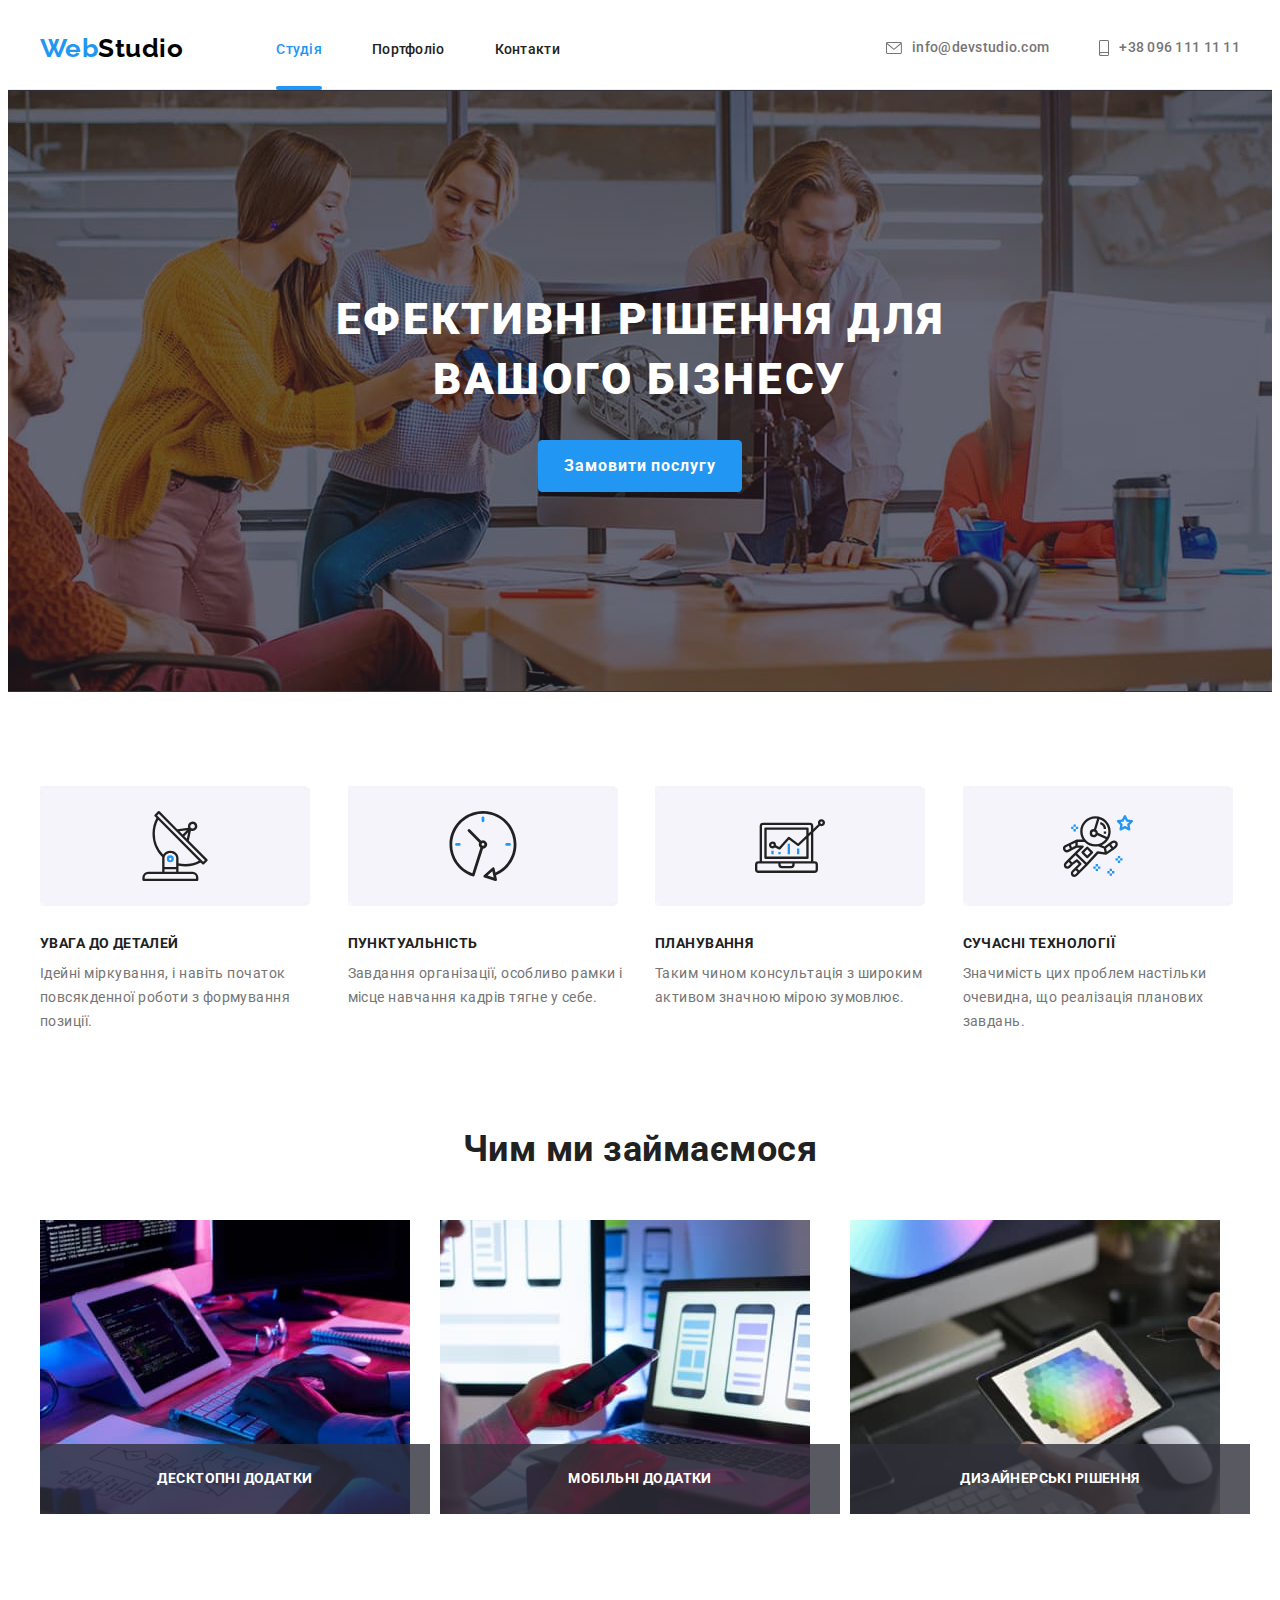
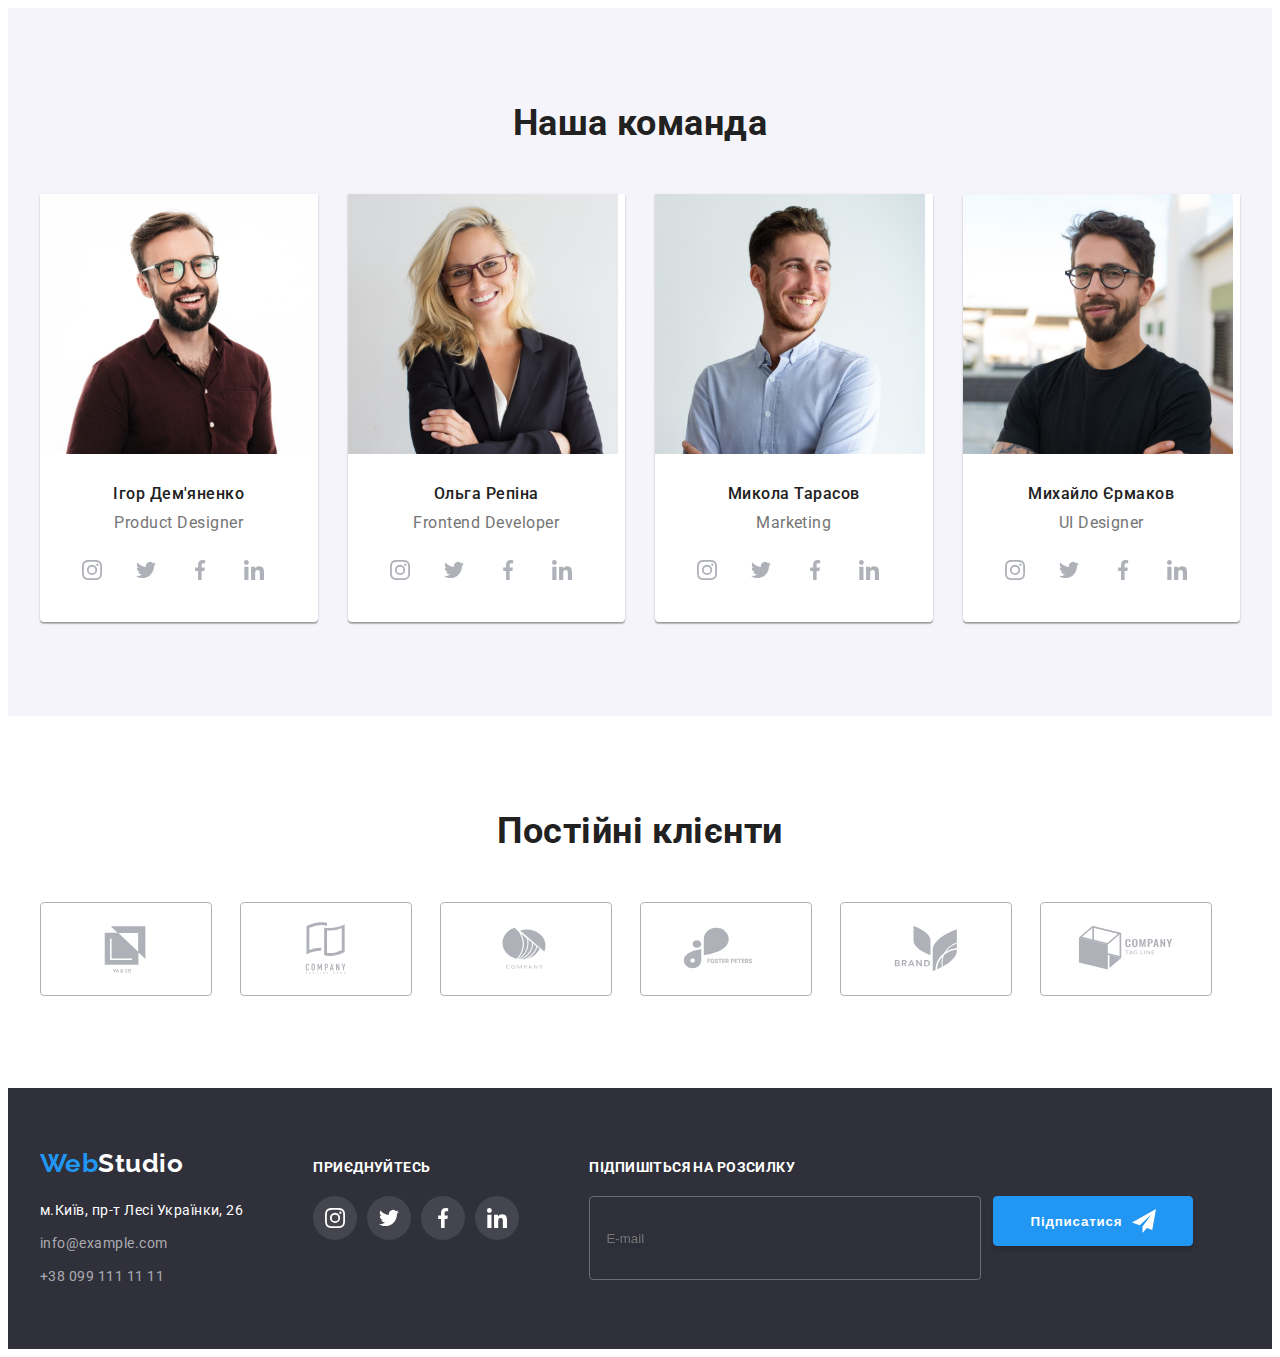
<file: index.html>
<!DOCTYPE html>
<html lang="uk">
  <head>
    <meta charset="UTF-8" />
    <meta http-equiv="X-UA-Compatible" content="IE=edge" />
    <meta name="viewport" content="width=device-width, initial-scale=1.0" />
    <title>Студія</title>
    <link rel="preconnect" href="https://fonts.googleapis.com" />
    <link rel="preconnect" href="https://fonts.gstatic.com" crossorigin />
    <link
      href="https://fonts.googleapis.com/css2?family=Raleway:wght@700&family=Roboto:wght@400;500;700;900&display=swap"
      rel="stylesheet"
    />
    <link
      rel="stylesheet"
      href="https://cdnjs.cloudflare.com/ajax/libs/modern-normalize/1.1.0/modern-normalize.min.css"
      integrity="sha512-wpPYUAdjBVSE4KJnH1VR1HeZfpl1ub8YT/NKx4PuQ5NmX2tKuGu6U/JRp5y+Y8XG2tV+wKQpNHVUX03MfMFn9Q=="
      crossorigin="anonymous"
      referrerpolicy="no-referrer"
    />
    <link rel="stylesheet" href="./css/main.min.css" />
  </head>
  <body>
    <header class="header">
      <div class="container header__container">
        <nav class="header__nav">
          <a href="./index.html" class="logo logo__header"
            ><span class="logo__w" lang="en">Web</span
            ><span class="logo__s" lang="en">Studio</span></a
          >
          <ul class="site-nav">
            <li class="site-nav__item">
              <a href="./index.html" class="site-nav__link site-nav__link--current">Студія</a>
            </li>
            <li class="site-nav__item">
              <a href="./portfolio.html" class="site-nav__link">Портфоліо</a>
            </li>
            <li class="site-nav__item">
              <a href="#" class="site-nav__link">Контакти</a>
            </li>
          </ul>
        </nav>
        <ul class="list-nav">
          <li class="list-nav__item">
            <a href="mailto:info@devstudio.com" class="list-nav__link">
              <svg class="list-nav__icon envelope">
                <use href="./images/sprite.svg#icon-envelope"></use>
              </svg>
              info@devstudio.com</a
            >
          </li>
          <li class="list-nav__item">
            <a href="tel:+380961111111" class="list-nav__link">
              <svg class="list-nav__icon smartphone">
                <use href="./images/sprite.svg#icon-smartphone"></use>
              </svg>
              +38 096 111 11 11</a
            >
          </li>
        </ul>
      </div>
    </header>
    <main>
      <section class="hero">
        <div class="container">
          <h1 class="hero__title">Ефективні рішення для вашого бізнесу</h1>
          <button type="button" class="hero__button" data-modal-open>Замовити послугу</button>
        </div>
      </section>
      <section class="section">
        <div class="container">
          <h2 class="section-title visually-hidden">Особливості</h2>
          <ul class="feature-list">
            <li class="feature-list__item">
              <div class="feature-list__icon">
                <svg class="feature-icon">
                  <use href="./images/sprite.svg#icon-antena"></use>
                </svg>
              </div>
              <h3 class="title feature-list__title">Увага до деталей</h3>
              <p class="text">
                Ідейні міркування, і навіть початок повсякденної роботи з формування позиції.
              </p>
            </li>
            <li class="feature-list__item">
              <div class="feature-list__icon">
                <svg class="feature-icon">
                  <use href="./images/sprite.svg#icon-clock"></use>
                </svg>
              </div>
              <h3 class="title feature-list__title">Пунктуальність</h3>
              <p class="text">
                Завдання організації, особливо рамки і місце навчання кадрів тягне у себе.
              </p>
            </li>
            <li class="feature-list__item">
              <div class="feature-list__icon">
                <svg class="feature-icon">
                  <use href="./images/sprite.svg#icon-diagram"></use>
                </svg>
              </div>
              <h3 class="title feature-list__title">Планування</h3>
              <p class="text">Таким чином консультація з широким активом значною мірою зумовлює.</p>
            </li>
            <li class="feature-list__item">
              <div class="feature-list__icon">
                <svg class="feature-icon">
                  <use href="./images/sprite.svg#icon-astronaut"></use>
                </svg>
              </div>
              <h3 class="title feature-list__title">Сучасні технології</h3>
              <p class="text">
                Значимість цих проблем настільки очевидна, що реалізація планових завдань.
              </p>
            </li>
          </ul>
        </div>
      </section>
      <section class="section about">
        <div class="container">
          <h2 class="section-title">Чим ми займаємося</h2>
          <ul class="work-list">
            <li class="work-liss__item">
              <div class="work-list__descr">
                <img
                  src="./images/img-1.jpg"
                  alt="Процес написання коду. На фото стіл, комп'ютер, блок-схема на папері, блокнот, ручка, окуляри."
                  width="370"
                  height="294"
                />
                <p class="work-list__text">Десктопні додатки</p>
              </div>
            </li>
            <li class="work-list__item">
              <div class="work-list__descr">
                <img
                  src="./images/img-2.jpg"
                  alt="Ноутбук, з макетом телефону в ньому, зображена рука, яка тримає телефон."
                  width="370"
                  height="294"
                />
                <p class="work-list__text">Мобільні додатки</p>
              </div>
            </li>
            <li class="work-list__item">
              <div class="work-list__descr">
                <img
                  src="./images/img-3.jpg"
                  alt="Планшет з зображення соти з різним набором кольорів"
                  width="370"
                  height="294"
                />
                <p class="work-list__text">Дизайнерські рішення</p>
              </div>
            </li>
          </ul>
        </div>
      </section>
      <section class="section team">
        <div class="container">
          <h2 class="section-title">Наша команда</h2>
          <ul class="team-list">
            <li class="team-list__item">
              <img src="./images/photo-1.jpg" alt="Продакт дизайнер" width="270" height="260" />
              <div class="wrapper">
                <h3 class="team-list__title">Ігор Дем'яненко</h3>
                <p lang="en" class="team-list__text text">Product Designer</p>
                <ul class="soc-list__wrapper">
                  <li class="soc-list__item">
                    <a href="#" class="soc-list__link">
                      <svg class="soc-list__icon">
                        <use href="./images/sprite.svg#icon-instagram"></use>
                      </svg>
                    </a>
                  </li>
                  <li class="soc-list__item">
                    <a href="#" class="soc-list__link">
                      <svg class="soc-list__icon">
                        <use href="./images/sprite.svg#icon-twitter"></use>
                      </svg>
                    </a>
                  </li>
                  <li class="soc-list__item">
                    <a href="#" class="soc-list__link">
                      <svg class="soc-list__icon">
                        <use href="./images/sprite.svg#icon-facebook"></use>
                      </svg>
                    </a>
                  </li>
                  <li class="soc-list__item">
                    <a href="#" class="soc-list__link">
                      <svg class="soc-list__icon">
                        <use href="./images/sprite.svg#icon-linkedin"></use>
                      </svg>
                    </a>
                  </li>
                </ul>
              </div>
            </li>
            <li class="team-list__item">
              <img
                src="./images/photo-2.jpg"
                alt="Фото Фронтенд девелопера"
                width="270"
                height="260"
              />
              <div class="wrapper">
                <h3 class="team-list__title">Ольга Репіна</h3>
                <p lang="en" class="team-list__text text">Frontend Developer</p>
                <ul class="soc-list__wrapper">
                  <li class="soc-list__item">
                    <a href="#" class="soc-list__link">
                      <svg class="soc-list__icon">
                        <use href="./images/sprite.svg#icon-instagram"></use>
                      </svg>
                    </a>
                  </li>
                  <li class="soc-list__item">
                    <a href="#" class="soc-list__link">
                      <svg class="soc-list__icon">
                        <use href="./images/sprite.svg#icon-twitter"></use>
                      </svg>
                    </a>
                  </li>
                  <li class="soc-list__item">
                    <a href="#" class="soc-list__link">
                      <svg class="soc-list__icon">
                        <use href="./images/sprite.svg#icon-facebook"></use>
                      </svg>
                    </a>
                  </li>
                  <li class="soc-list__item">
                    <a href="#" class="soc-list__link">
                      <svg class="soc-list__icon">
                        <use href="./images/sprite.svg#icon-linkedin"></use>
                      </svg>
                    </a>
                  </li>
                </ul>
              </div>
            </li>
            <li class="team-list__item">
              <img src="./images/photo-3.jpg" alt="Маркетолог" width="270" height="260" />
              <div class="wrapper">
                <h3 class="team-list__title">Микола Тарасов</h3>
                <p lang="en" class="team-list__text text">Marketing</p>
                <ul class="soc-list__wrapper">
                  <li class="soc-list__item">
                    <a href="#" class="soc-list__link">
                      <svg class="soc-list__icon">
                        <use href="./images/sprite.svg#icon-instagram"></use>
                      </svg>
                    </a>
                  </li>
                  <li class="soc-list__item">
                    <a href="#" class="soc-list__link">
                      <svg class="soc-list__icon">
                        <use href="./images/sprite.svg#icon-twitter"></use>
                      </svg>
                    </a>
                  </li>
                  <li class="soc-list__item">
                    <a href="#" class="soc-list__link">
                      <svg class="soc-list__icon">
                        <use href="./images/sprite.svg#icon-facebook"></use>
                      </svg>
                    </a>
                  </li>
                  <li class="soc-list__item">
                    <a href="#" class="soc-list__link">
                      <svg class="soc-list__icon">
                        <use href="./images/sprite.svg#icon-linkedin"></use>
                      </svg>
                    </a>
                  </li>
                </ul>
              </div>
            </li>
            <li class="team-list__item">
              <img src="./images/photo-4.jpg" alt="Дизайнер інтерфейсу" width="270" height="260" />
              <div class="wrapper">
                <h3 class="team-list__title">Михайло Єрмаков</h3>
                <p lang="en" class="team-list__text text">UI Designer</p>
                <ul class="soc-list__wrapper">
                  <li class="soc-list__item">
                    <a href="#" class="soc-list__link">
                      <svg class="soc-list__icon">
                        <use href="./images/sprite.svg#icon-instagram"></use>
                      </svg>
                    </a>
                  </li>
                  <li class="soc-list__item">
                    <a href="#" class="soc-list__link">
                      <svg class="soc-list__icon">
                        <use href="./images/sprite.svg#icon-twitter"></use>
                      </svg>
                    </a>
                  </li>
                  <li class="soc-list__item">
                    <a href="#" class="soc-list__link">
                      <svg class="soc-list__icon">
                        <use href="./images/sprite.svg#icon-facebook"></use>
                      </svg>
                    </a>
                  </li>
                  <li class="soc-list__item">
                    <a href="#" class="soc-list__link">
                      <svg class="soc-list__icon">
                        <use href="./images/sprite.svg#icon-linkedin"></use>
                      </svg>
                    </a>
                  </li>
                </ul>
              </div>
            </li>
          </ul>
        </div>
      </section>
      <section class="section">
        <div class="container">
          <h2 class="section-title">Постійні клієнти</h2>
          <ul class="client-list__wrapper">
            <li class="client-list__item">
              <a href="#" class="client-list__link">
                <svg class="client-list__icon">
                  <use href="./images/sprite.svg#icon-logo-client-1"></use>
                </svg>
              </a>
            </li>
            <li class="client-list__item">
              <a href="#" class="client-list__link">
                <svg class="client-list__icon">
                  <use href="./images/sprite.svg#icon-logo-client-2"></use>
                </svg>
              </a>
            </li>
            <li class="client-list__item">
              <a href="#" class="client-list__link">
                <svg class="client-list__icon">
                  <use href="./images/sprite.svg#icon-logo-client-3"></use>
                </svg>
              </a>
            </li>
            <li class="client-list__item">
              <a href="#" class="client-list__link">
                <svg class="client-list__icon">
                  <use href="./images/sprite.svg#icon-logo-client-4"></use>
                </svg>
              </a>
            </li>
            <li class="client-list__item">
              <a href="#" class="client-list__link">
                <svg class="client-list__icon">
                  <use href="./images/sprite.svg#icon-logo-client-5"></use>
                </svg>
              </a>
            </li>
            <li class="client-list__item">
              <a href="#" class="client-list__link">
                <svg class="client-list__icon">
                  <use href="./images/sprite.svg#icon-logo-client-6"></use>
                </svg>
              </a>
            </li>
          </ul>
        </div>
      </section>
    </main>
    <footer class="footer">
      <div class="container footer__container">
        <div>
          <a href="./index.html" class="footer__logo"
            ><span class="logo__w" lang="en">Web</span
            ><span class="logo__s" lang="en">Studio</span></a
          >
          <address>
            <ul class="address-list">
              <li class="address-list__item">
                <a
                  href="https://goo.gl/maps/WR5PrBjqLwZhHXuRA"
                  target="_blank"
                  rel="noopener noreferrer nofollow"
                  class="address-list__link"
                  >м.Київ, пр-т Лесі Українки, 26</a
                >
              </li>
              <li class="address-list__item">
                <a href="mailto:info@example.com" class="address-list__link link"
                  >info@example.com</a
                >
              </li>
              <li class="address-list__item">
                <a href="tel:+380991111111" class="address-list__link link">+38 099 111 11 11</a>
              </li>
            </ul>
          </address>
        </div>
        <div class="soc">
          <p class="soc__text">Приєднуйтесь</p>
          <ul class="footer-soc">
            <li class="footer-soc__item">
              <a href="#" class="footer-soc__link">
                <svg class="footer-soc__icon">
                  <use href="./images/sprite.svg#icon-instagram"></use>
                </svg>
              </a>
            </li>
            <li class="footer-soc__item">
              <a href="#" class="footer-soc__link">
                <svg class="footer-soc__icon">
                  <use href="./images/sprite.svg#icon-twitter"></use>
                </svg>
              </a>
            </li>
            <li class="footer-soc__item">
              <a href="#" class="footer-soc__link">
                <svg class="footer-soc__icon">
                  <use href="./images/sprite.svg#icon-facebook"></use>
                </svg>
              </a>
            </li>
            <li class="footer-soc__item">
              <a href="#" class="footer-soc__link">
                <svg class="footer-soc__icon">
                  <use href="./images/sprite.svg#icon-linkedin"></use>
                </svg>
              </a>
            </li>
          </ul>
        </div>
        <div class="subscription">
          <p class="subscription__text">Підпишіться на розсилку</p>
          <form class="footer-form">
            <label class="footer-form__field">
              <input
                class="footer-form__input"
                type="email"
                name="email"
                placeholder="E-mail"
                required
              />
            </label>
            <button class="footer-form__button" type="submit">
              Підписатися
              <svg class="footer-icon-send">
                <use href="./images/sprite.svg#icon-send"></use>
              </svg>
            </button>
          </form>
        </div>
      </div>
    </footer>
    <div class="backdrop is-hidden" data-modal>
      <div class="modal">
        <button type="button" class="btn-close" data-modal-close>
          <svg class="modal-close-icon">
            <use href="./images/sprite.svg#icon-close"></use>
          </svg>
        </button>
        <p class="modal-title">Залиште свої дані, ми вам передзвонимо</p>
        <form>
          <ul class="modal-form">
            <li class="form-list">
              <label class="modal-label"
                >Ім'я
                <input class="modal-input" type="text" name="username" required />
                <svg class="modal-icon">
                  <use href="./images/sprite.svg#icon-person-black-18dp-1"></use>
                </svg>
              </label>
            </li>
            <li class="form-list">
              <label class="modal-label"
                >Телефон
                <input class="modal-input" type="tel" name="tel" required />
                <svg class="modal-icon">
                  <use href="./images/sprite.svg#icon-phone-black-18dp-1"></use>
                </svg>
              </label>
            </li>
            <li class="form-list">
              <label class="modal-label"
                >Пошта
                <input class="modal-input" type="email" name="email" required />
                <svg class="modal-icon">
                  <use href="./images/sprite.svg#icon-email-black-18dp-1"></use>
                </svg>
              </label>
            </li>
          </ul>
          <label class="modal-label">
            Коментар
            <textarea
              class="comment"
              name="feedback"
              rows="5"
              placeholder="Введіть текст"
            ></textarea>
          </label>
          <label class="checkbox-field">
            <input
              class="checkbox-item visually-hidden"
              value="true"
              type="checkbox"
              name="user-checkbox"
            />
            <span class="icon-check">
              <svg width="16" height="15">
                <use href="./images/sprite.svg#icon-check"></use>
              </svg>
            </span>
            <p class="checkbox-text">
              Погоджуюся з розсилкою та приймаю
              <a class="conditions" href="#">Умови договору</a>
            </p>
          </label>
          <button class="modal-button" type="submit">Відправити</button>
        </form>
      </div>
    </div>
    <script src="./js/modal.js"></script>
  </body>
</html>
</file>
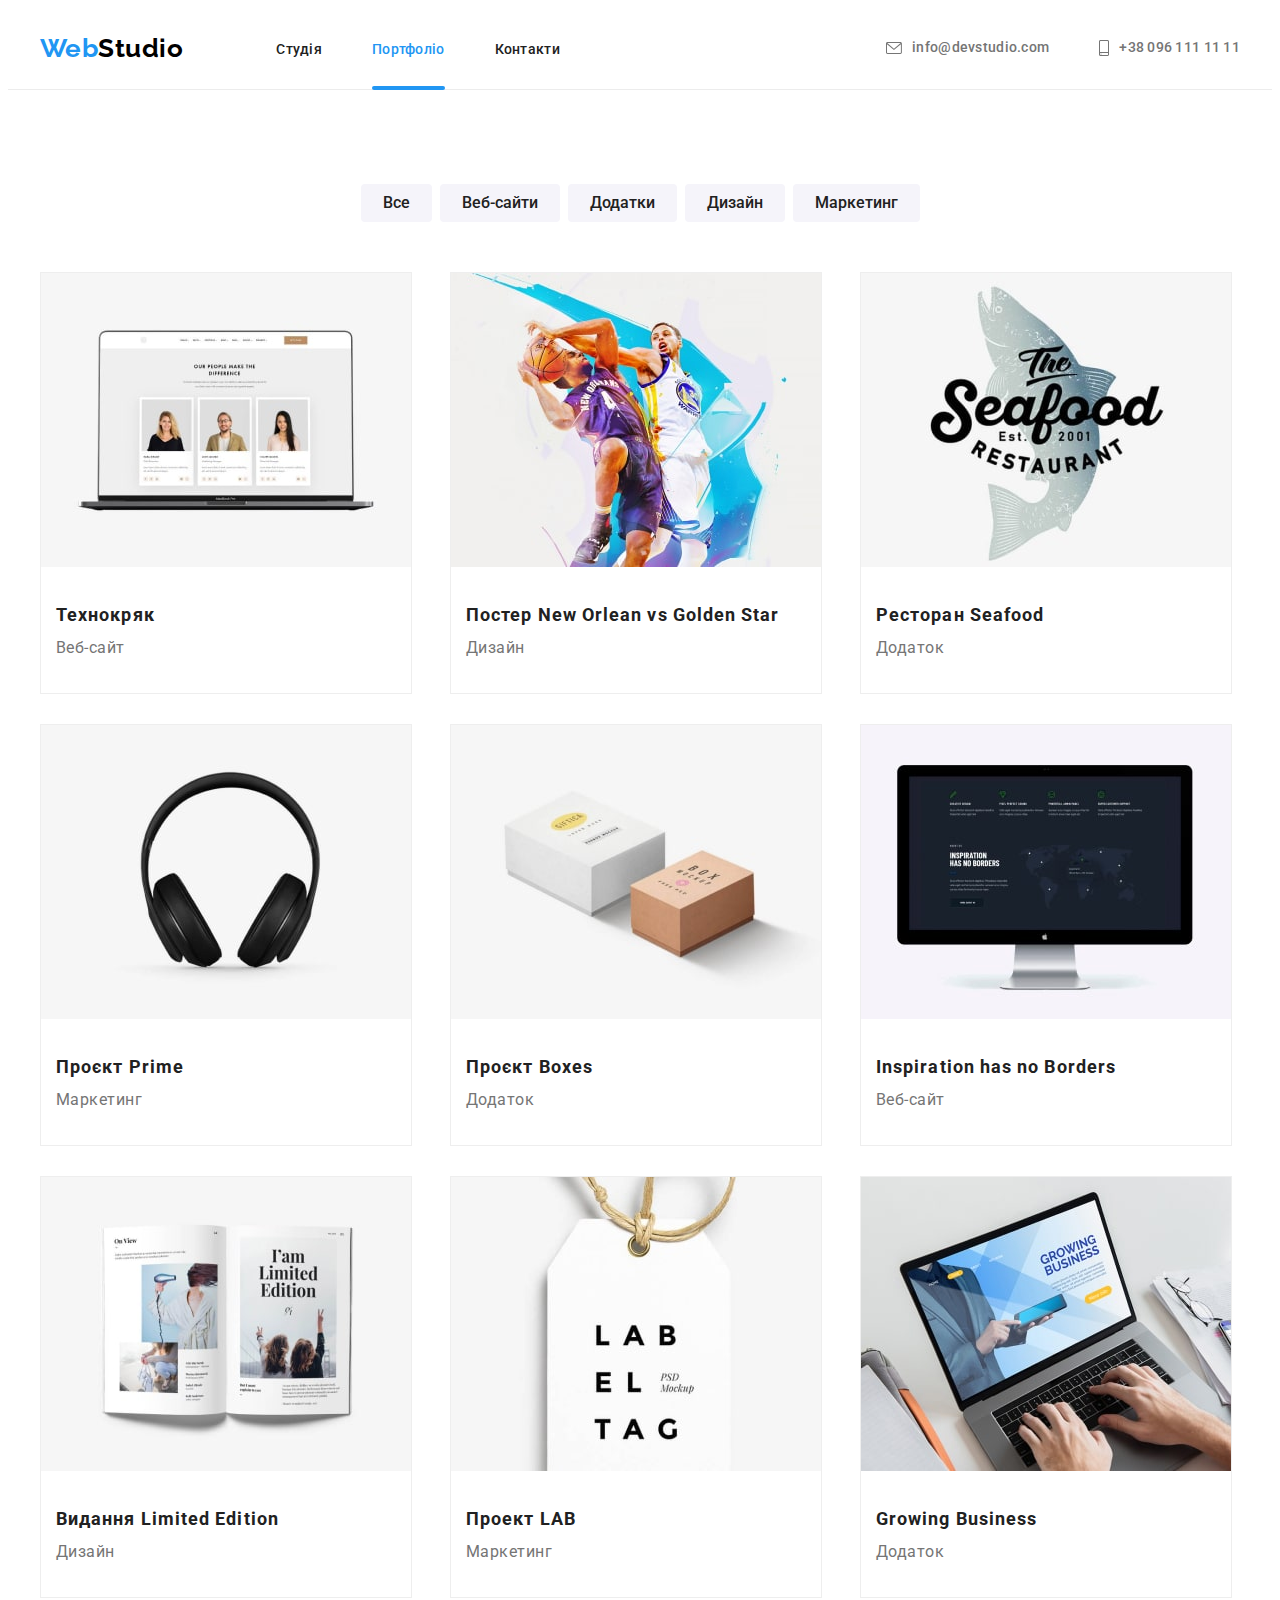
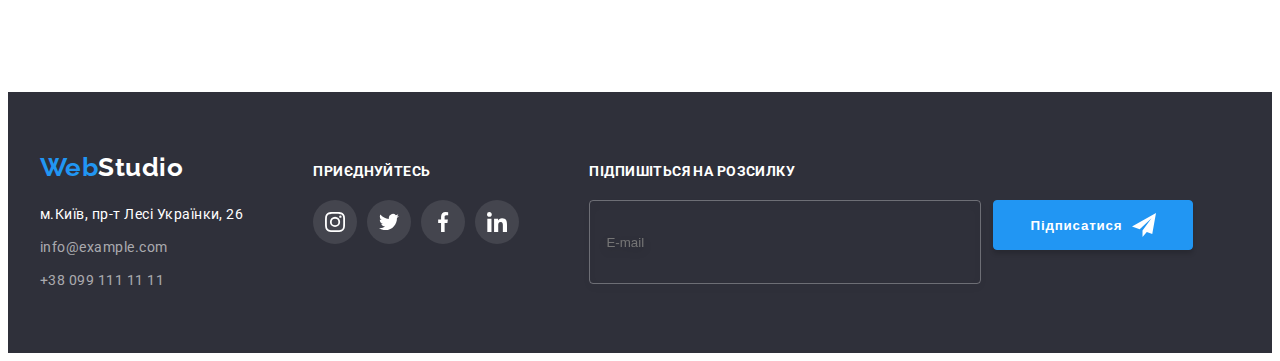
<file: portfolio.html>
<!DOCTYPE html>
<html lang="uk">
  <head>
    <meta charset="UTF-8" />
    <meta http-equiv="X-UA-Compatible" content="IE=edge" />
    <meta name="viewport" content="width=device-width, initial-scale=1.0" />
    <title>Студія</title>
    <link rel="preconnect" href="https://fonts.googleapis.com" />
    <link rel="preconnect" href="https://fonts.gstatic.com" crossorigin />
    <link
      href="https://fonts.googleapis.com/css2?family=Raleway:wght@700&family=Roboto:wght@400;500;700;900&display=swap"
      rel="stylesheet"
    />
    <link
      rel="stylesheet"
      rel="stylesheet"
      href="https://cdnjs.cloudflare.com/ajax/libs/modern-normalize/1.1.0/modern-normalize.min.css"
      integrity="sha512-wpPYUAdjBVSE4KJnH1VR1HeZfpl1ub8YT/NKx4PuQ5NmX2tKuGu6U/JRp5y+Y8XG2tV+wKQpNHVUX03MfMFn9Q=="
      crossorigin="anonymous"
      referrerpolicy="no-referrer"
    />

    <link rel="stylesheet" href="./css/main.min.css" />
  </head>
  <body>
    <header class="header">
      <div class="container header__container">
        <nav class="header__nav">
          <a href="./index.html" class="logo logo__header"
            ><span class="logo__w" lang="en">Web</span
            ><span class="logo__s" lang="en">Studio</span></a
          >
          <ul class="site-nav">
            <li class="site-nav__item">
              <a href="./index.html" class="site-nav__link">Студія</a></li>
            <li class="site-nav__item">
              <a href="./portfolio.html" class="site-nav__link site-nav__link--current">Портфоліо</a>
            </li>
            <li class="site-nav__item"><a href="#" class="site-nav__link">Контакти</a></li>
          </ul>
        </nav>
        <ul class="list-nav">
          <li class="list-nav__item">
            <a href="mailto:info@devstudio.com" class="list-nav__link">
              <svg class="list-nav__icon envelope">
                <use href="./images/sprite.svg#icon-envelope"></svg> info@devstudio.com</a
            >
          </li>
          <li class="list-nav__item">
            <a href="tel:+380961111111" class="list-nav__link">
              <svg class="list-nav__icon smartphone">
                <use href="./images/sprite.svg#icon-smartphone"></svg> +38 096 111 11 11</a>
          </li>
        </ul>
      </div>
    </header>
    <main>
      <section class="section">
        <div class="container">
          <h1 class="section-title visually-hidden">Портфоліо</h1>
          <ul class="button-list">
            <li><button type="button" class="button secondary">Все</button></li>
            <li><button type="button" class="button secondary">Веб-сайти</button></li>
            <li><button type="button" class="button secondary">Додатки</button></li>
            <li><button type="button" class="button secondary">Дизайн</button></li>
            <li><button type="button" class="button secondary">Маркетинг</button></li>
          </ul>
          <ul class="project-list">
            <li class="project-list-item">
              <a href="#" class="link" target="_blank" rel="noopener noreferrer nofollow">
                <div class="project-list-container">
                  <img
                  class="project-img"
                  src="./images/portfolio-1.jpg"
                  alt="Перша сторінка сайту"
                  width="370"
                  height="294"
                />
                <p class="project-descr">Ресурс пропонує комплексні пропозиції з різним рівнем функціоналу та сервісів. Все це дозволить відвідувачу отримати вичерпні відомості про компанію чи приватну особу.</p>
                </div>
                <div class="project-list-text-wrapper">
                  <h2 class="title">Технокряк</h2>
                  <p class="text">Веб-сайт</p>
                </div>
              </a>
            </li>
            <li class="project-list-item">
              <a href="#" class="link" target="_blank" rel="noopener noreferrer nofollow"
                ><div class="project-list-container">
                  <img
                  class="project-img"
                  src="./images/portfolio-2.jpg"
                  alt="Перша сторінка сайту"
                  width="370"
                  height="294"
                />
                <p class="project-descr">Ресурс пропонує комплексні пропозиції з різним рівнем функціоналу та сервісів. Все це дозволить відвідувачу отримати вичерпні відомості про компанію чи приватну особу.</p>
                </div>
                <div class="project-list-text-wrapper">
                  <h2 class="title">Постер New Orlean vs Golden Star</h2>
                  <p class="text">Дизайн</p>
                </div>
              </a>
            </li>
            <li class="project-list-item">
              <a href="#" class="link" target="_blank" rel="noopener noreferrer nofollow"
                ><div class="project-list-container">
                  <img
                  class="project-img"
                  src="./images/portfolio-3.jpg"
                  alt="Перша сторінка сайту"
                  width="370"
                  height="294"
                />
                <p class="project-descr">Ресурс пропонує комплексні пропозиції з різним рівнем функціоналу та сервісів. Все це дозволить відвідувачу отримати вичерпні відомості про компанію чи приватну особу.</p>
                </div>
                <div class="project-list-text-wrapper">
                  <h2 class="title">Ресторан Seafood</h2>
                  <p class="text">Додаток</p>
                </div>
              </a>
            </li>
            <li class="project-list-item">
              <a href="#" class="link" target="_blank" rel="noopener noreferrer nofollow"
                ><div class="project-list-container">
                  <img
                  class="project-img"
                  src="./images/portfolio-4.jpg"
                  alt="Перша сторінка сайту"
                  width="370"
                  height="294"
                />
                <p class="project-descr">Ресурс пропонує комплексні пропозиції з різним рівнем функціоналу та сервісів. Все це дозволить відвідувачу отримати вичерпні відомості про компанію чи приватну особу.</p>
                </div>
                <div class="project-list-text-wrapper">
                  <h2 class="title">Проєкт Prime</h2>
                  <p class="text">Маркетинг</p>
                </div>
              </a>
            </li>
            <li class="project-list-item">
              <a href="#" class="link" target="_blank" rel="noopener noreferrer nofollow"
                ><div class="project-list-container">
                  <img
                  class="project-img"
                  src="./images/portfolio-5.jpg"
                  alt="Перша сторінка сайту"
                  width="370"
                  height="294"
                />
                <p class="project-descr">Ресурс пропонує комплексні пропозиції з різним рівнем функціоналу та сервісів. Все це дозволить відвідувачу отримати вичерпні відомості про компанію чи приватну особу.</p>
                </div>
                <div class="project-list-text-wrapper">
                  <h2 class="title">Проєкт Boxes</h2>
                  <p class="text">Додаток</p>
                </div>
              </a>
            </li>
            <li class="project-list-item">
              <a href="#" class="link" target="_blank" rel="noopener noreferrer nofollow"
                ><div class="project-list-container">
                  <img
                  class="project-img"
                  src="./images/portfolio-6.jpg"
                  alt="Перша сторінка сайту"
                  width="370"
                  height="294"
                />
                <p class="project-descr">Ресурс пропонує комплексні пропозиції з різним рівнем функціоналу та сервісів. Все це дозволить відвідувачу отримати вичерпні відомості про компанію чи приватну особу.</p>
                </div>
                <div class="project-list-text-wrapper">
                  <h2 class="title">Inspiration has no Borders</h2>
                  <p class="text">Веб-сайт</p>
                </div>
              </a>
            </li>
            <li class="project-list-item">
              <a href="#" class="link" target="_blank" rel="noopener noreferrer nofollow"
                ><div class="project-list-container">
                  <img
                  class="project-img"
                  src="./images/portfolio-7.jpg"
                  alt="Перша сторінка сайту"
                  width="370"
                  height="294"
                />
                <p class="project-descr">Ресурс пропонує комплексні пропозиції з різним рівнем функціоналу та сервісів. Все це дозволить відвідувачу отримати вичерпні відомості про компанію чи приватну особу.</p>
                </div>
                <div class="project-list-text-wrapper">
                  <h2 class="title">Видання Limited Edition</h2>
                  <p class="text">Дизайн</p>
                </div>
              </a>
            </li>
            <li class="project-list-item">
              <a href="#" class="link" target="_blank" rel="noopener noreferrer nofollow"
                ><div class="project-list-container">
                  <img
                  class="project-img"
                  src="./images/portfolio-8.jpg"
                  alt="Перша сторінка сайту"
                  width="370"
                  height="294"
                />
                <p class="project-descr">Ресурс пропонує комплексні пропозиції з різним рівнем функціоналу та сервісів. Все це дозволить відвідувачу отримати вичерпні відомості про компанію чи приватну особу.</p>
                </div>
                <div class="project-list-text-wrapper">
                  <h2 class="title">Проект LAB</h2>
                  <p class="text">Маркетинг</p>
                </div>
              </a>
            </li>
            <li class="project-list-item">
              <a href="#" class="link" target="_blank" rel="noopener noreferrer nofollow"
                ><div class="project-list-container">
                  <img
                  class="project-img"
                  src="./images/portfolio-9.jpg"
                  alt="Перша сторінка сайту"
                  width="370"
                  height="294"
                />
                <p class="project-descr">Ресурс пропонує комплексні пропозиції з різним рівнем функціоналу та сервісів. Все це дозволить відвідувачу отримати вичерпні відомості про компанію чи приватну особу.</p>
                </div>
                <div class="project-list-text-wrapper">
                  <h2 class="title">Growing Business</h2>
                  <p class="text">Додаток</p>
                </div>
              </a>
            </li>
          </ul>
        </div>
      </section>
    </main>
    <footer class="footer">
      <div class="container footer__container">
        <div>
          <a href="./index.html" class="footer__logo"
            ><span class="logo__w" lang="en">Web</span
            ><span class="logo__s" lang="en">Studio</span></a
          >
          <address>
            <ul class="address-list">
              <li class="address-list__item">
                <a
                  href="https://goo.gl/maps/WR5PrBjqLwZhHXuRA"
                  target="_blank"
                  rel="noopener noreferrer nofollow"
                  class="address-list__link"
                  >м.Київ, пр-т Лесі Українки, 26</a
                >
              </li>
              <li class="address-list__item">
                <a href="mailto:info@example.com" class="address-list__link link"
                  >info@example.com</a
                >
              </li>
              <li class="address-list__item">
                <a href="tel:+380991111111" class="address-list__link link">+38 099 111 11 11</a>
              </li>
            </ul>
          </address>
        </div>
        <div class="soc">
          <p class="soc__text">Приєднуйтесь</p>
          <ul class="footer-soc">
            <li class="footer-soc__item">
              <a href="#" class="footer-soc__link">
                <svg class="footer-soc__icon">
                  <use href="./images/sprite.svg#icon-instagram"></use>
                </svg>
              </a>
            </li>
            <li class="footer-soc__item">
              <a href="#" class="footer-soc__link">
                <svg class="footer-soc__icon">
                  <use href="./images/sprite.svg#icon-twitter"></use>
                </svg>
              </a>
            </li>
            <li class="footer-soc__item">
              <a href="#" class="footer-soc__link">
                <svg class="footer-soc__icon">
                  <use href="./images/sprite.svg#icon-facebook"></use>
                </svg>
              </a>
            </li>
            <li class="footer-soc__item">
              <a href="#" class="footer-soc__link">
                <svg class="footer-soc__icon">
                  <use href="./images/sprite.svg#icon-linkedin"></use>
                </svg>
              </a>
            </li>
          </ul>
        </div>
        <div class="subscription">
          <p class="subscription__text">Підпишіться на розсилку</p>
          <form class="footer-form">
            <label class="footer-form__field">
              <input
                class="footer-form__input"
                type="email"
                name="email"
                placeholder="E-mail"
                required
              />
            </label>
            <button class="footer-form__button" type="submit">
              Підписатися
              <svg class="footer-icon-send">
                <use href="./images/sprite.svg#icon-send"></use>
              </svg>
            </button>
          </form>
        </div>
      </div>
    </footer>
  </body>
</html>
</file>
<file: css/main.min.css>
:root{--primary-text-color: #212121;--title-text-color: #212121;--accent-color: #2196f3;--secondary-color: #757575;--white-color: #ffffff;--logo-color: #000000;--secondary-color-btn: #f5f4fa;--secondary-color-dark: #2f303a;--special-logo-font: "Raleway" sans-serif}p,h1,h2,h3,h4,h5,h6{margin:0}ul{margin:0;padding-left:0}ul{list-style:none}img{display:block;max-width:100%;height:auto}body{background-color:var(--white-color);color:var(--primary-text-color);font-family:"Roboto",sans-serif;letter-spacing:.03em}.section{padding-top:94px;padding-bottom:94px}.visually-hidden{position:absolute;white-space:nowrap;width:1px;height:1px;overflow:hidden;border:0;padding:0;clip:rect(0 0 0 0);-webkit-clip-path:inset(50%);clip-path:inset(50%);margin:-1px}.container{width:1200px;padding-left:15px;padding-right:15px;margin:0 auto}.text{font-size:14px;line-height:1.71;color:var(--secondary-color)}.section-title{font-weight:700;font-size:36px;line-height:1.17;color:var(--title-text-color);text-align:center;margin-bottom:50px}.header{border-bottom:1px solid #ececec}.header__container{display:flex;align-items:center}.header__nav{display:flex}.logo__header{margin-right:93px}.logo{padding-top:25px;padding-bottom:25px;text-decoration:none}.logo__w{font-weight:700;font-size:26px;line-height:1.19;color:var(--accent-color);font-family:Raleway,sans-serif}.logo__s{font-weight:700;font-size:26px;line-height:1.19;color:var(--logo-color);font-family:Raleway,sans-serif}.site-nav{display:flex;align-items:center}.site-nav__item:not(:last-child){margin-right:50px}.site-nav__link{font-weight:500;font-size:14px;line-height:1.14;letter-spacing:.02em;position:relative;color:var(--title-text-color);text-decoration:none;padding-top:32px;padding-bottom:32px;transition:color 250ms cubic-bezier(0.4, 0, 0.2, 1)}.site-nav__link:hover,.site-nav__link:focus{color:var(--accent-color)}.site-nav__link--current{color:var(--accent-color)}.site-nav__link--current::after{position:absolute;left:0;bottom:0;content:"";width:100%;height:4px;bottom:-1px;background-color:var(--accent-color);border-radius:2px}.list-nav{display:flex;margin-left:auto}.list-nav__item:not(:last-child){margin-right:50px}.list-nav__link{font-weight:500;font-size:14px;line-height:1.14;letter-spacing:.02em;color:var(--secondary-color);text-decoration:none;padding-top:32px;padding-bottom:32px;display:flex;margin:0;align-items:center;transition:color 250ms cubic-bezier(0.4, 0, 0.2, 1)}.list-nav__link:hover,.list-nav__link:focus{color:var(--accent-color)}.list-nav__icon{margin-right:10px;width:10px;height:16px;fill:var(--secondary-color)}.list-nav__link:hover .list-nav__icon,.list-nav__link:focus .list-nav__icon{fill:#2196f3}.envelope{width:16px;height:12px}.smartphone{width:10px;height:16px}.hero{background-color:var(--secondary-color-dark);background-image:linear-gradient(rgba(47, 48, 58, 0.4), rgba(47, 48, 58, 0.4)),url(../images/img-bg-hero.jpg);max-width:1600px;background-repeat:no-repeat;background-position:center;text-align:center;padding-top:200px;padding-bottom:200px;margin-right:auto;margin-left:auto}.hero__title{font-weight:900;font-size:44px;line-height:1.36;letter-spacing:.06em;color:var(--white-color);max-width:696px;margin-left:auto;margin-right:auto;margin-bottom:30px;text-transform:uppercase}.hero__button{font-weight:700;font-size:16px;line-height:1.9;letter-spacing:.06em;color:var(--white-color);background-color:var(--accent-color);border:1px solid var(--accent-color);cursor:pointer;font-family:inherit;display:inline-block;padding:10px 25px;border-radius:4px;transition:background-color 250ms cubic-bezier(0.4, 0, 0.2, 1)}.hero__button:hover,.hero__button:focus{background-color:#188ce8;box-shadow:0px 4px 4px rgba(0,0,0,.15)}.feature-list{display:flex;gap:30px}.feature-list__item{width:calc((100% - 90px)/4)}.feature-list__title{font-weight:700;font-size:14px;line-height:1.14;letter-spacing:.03em;color:var(--title-text-color);text-transform:uppercase;margin-bottom:10px}.feature-list__icon{display:flex;align-items:center;justify-content:center;width:270px;height:120px;margin-bottom:30px;background-image:url(../images/bg-feature.jpg)}.feature-icon{width:70px;height:70px}.about{padding-top:0}.work-list{display:flex;gap:30px}.work-list__item{width:calc((100% - 60px)/3)}.work-list__descr{position:relative}.work-list__text{font-weight:700;font-size:14px;line-height:1.14;letter-spacing:.03em;position:absolute;bottom:0;left:0;width:100%;display:flex;justify-content:center;align-items:center;padding:27px 10px;text-align:center;text-transform:uppercase;color:#fff;background-color:rgba(47,48,58,.8)}.team{background-color:var(--secondary-color-btn);margin-left:auto;margin-right:auto}.team-list{display:flex;gap:30px}.team-list__item{width:calc((100% - 90px)/4);background-color:var(--white-color);box-shadow:0px 1px 3px rgba(0,0,0,.12),0px 1px 1px rgba(0,0,0,.14),0px 2px 1px rgba(0,0,0,.2);border-radius:0px 0px 4px 4px}.wrapper{padding:30px}.team-list__title{font-weight:500;font-size:16px;line-height:1.19;color:var(--title-text-color);text-align:center;margin-bottom:10px}.team-list__text{font-size:16px;line-height:1.19;text-align:center;margin-bottom:16px}.soc-list__wrapper{display:flex;gap:10px}.soc-list__item{width:44px;height:44px}.soc-list__link{display:flex;width:100%;height:100%;align-items:center;justify-content:center;border-radius:50%;transition:background-color 250ms cubic-bezier(0.4, 0, 0.2, 1)}.soc-list__link:hover,.soc-list__link:focus{background-color:var(--accent-color)}.soc-list__icon{width:20px;height:20px;fill:#afb1b8;transition:fill 250ms cubic-bezier(0.4, 0, 0.2, 1)}.soc-list__link:hover .soc-list__icon,.soc-list__link:focus .soc-list__icon{fill:var(--white-color)}.client-list__wrapper{display:flex;gap:30px;margin-left:0;margin-right:0}.client-list__item{width:170px;height:92px}.client-list__link{display:flex;margin-left:0;margin-right:0;justify-content:center;align-items:center;width:100%;height:100%;border:1px solid #afb1b8;border-radius:4px;transition:border 250ms cubic-bezier(0.4, 0, 0.2, 1)}.client-list__link:hover,.client-list__link:focus{border:1px solid #2196f3;border-radius:4px}.client-list__icon{width:106px;height:60px;fill:#afb1b8;transition:fill 250ms cubic-bezier(0.4, 0, 0.2, 1)}.client-list__link:hover .client-list__icon,.client-list__link:focus .client-list__icon{fill:var(--accent-color)}.footer{background-color:var(--secondary-color-dark);padding-top:60px;padding-bottom:60px}.footer .logo__s{color:var(--white-color)}.footer .address-list__link:hover,.footer .address-list__link:focus{color:var(--accent-color)}.footer .link:hover,.footer .link:focus{color:var(--accent-color)}.footer__logo{text-decoration:none;display:block;margin-right:0;margin-bottom:20px}.footer__container{display:flex;gap:70px;align-items:baseline}.address-list__item:not(:last-child){margin-bottom:9px}.address-list__link{font-size:14px;line-height:1.71;color:var(--white-color);font-style:normal;text-decoration:none;display:block;transition:color 250ms cubic-bezier(0.4, 0, 0.2, 1)}.link{color:rgba(255,255,255,.6)}.footer-soc{display:flex;gap:10px;margin-top:20px}.footer-soc__item{width:44px;height:44px;background-color:rgba(255,255,255,.1);border-radius:50%}.footer-soc__link{display:flex;justify-content:center;align-items:center;width:100%;height:100%;border-radius:50%;transition:background-color 250ms cubic-bezier(0.4, 0, 0.2, 1)}.footer-soc__link:hover,.footer-soc__link:focus{background-color:var(--accent-color)}.footer-soc__icon{width:20px;height:20px;fill:var(--white-color)}.soc__text{font-weight:700;font-size:14px;line-height:1.14;letter-spacing:.03em;color:var(--white-color);text-transform:uppercase}.subscription{display:flex;flex-direction:column}.subscription__text{font-weight:700;font-size:14px;line-height:1.14;letter-spacing:.03em;text-transform:uppercase;margin-bottom:20px;color:var(--white-color)}.footer-form{display:flex;justify-content:center}.footer-form__field{margin-right:12px}.footer-form__input{width:358px;height:50px;border:1px solid rgba(255,255,255,.3);filter:drop-shadow(0px 4px 4px rgba(0, 0, 0, 0.15));border-radius:4px;background-color:rgba(0,0,0,0);padding:16px;color:rgba(255,255,255,.6)}.footer-icon-send{width:24px;height:24px;margin-left:10px}.footer-form__button{font-weight:700;letter-spacing:.06em;display:flex;align-items:center;justify-content:center;background-color:var(--accent-color);color:var(--white-color);box-shadow:0px 4px 4px rgba(0,0,0,.15);border-radius:4px;border:1px solid var(--accent-color);width:200px;height:50px;cursor:pointer;transition:background-color 250ms cubic-bezier(0.4, 0, 0.2, 1),border 250ms cubic-bezier(0.4, 0, 0.2, 1),box-shadow 250ms cubic-bezier(0.4, 0, 0.2, 1)}.footer-form__button:hover,.footer-form__button:focus{background-color:#188ce8;border:1px solid var(--accent-color);box-shadow:0px 4px 4px rgba(0,0,0,.15)}.button-list{display:flex;justify-content:center;gap:8px;margin-bottom:50px}.button.secondary{font-weight:500;font-size:16px;line-height:1.63;color:var(--title-text-color);background-color:var(--secondary-color-btn);border:0px;cursor:pointer;font-family:inherit;text-align:center;padding:6px 22px;border-radius:4px;transition:color 250ms cubic-bezier(0.4, 0, 0.2, 1),background-color 250ms cubic-bezier(0.4, 0, 0.2, 1),box-shadow 250ms cubic-bezier(0.4, 0, 0.2, 1)}.button.secondary:hover,.button.secondary:focus{color:var(--white-color);background-color:var(--accent-color);box-shadow:0px 3px 1px rgba(0,0,0,.1),0px 1px 2px rgba(0,0,0,.08),0px 2px 2px rgba(0,0,0,.12)}.project-list-container{position:relative;overflow:hidden}.project-list{display:flex;flex-wrap:wrap;gap:30px}.project-list .text{font-size:16px;line-height:1.88}.project-list .title{font-weight:700;font-size:18px;line-height:2;letter-spacing:.06em;color:var(--title-text-color)}.project-list .link{display:inline-block;text-decoration:none;border:1px solid #eee}.project-list .link:hover,.project-list .link:focus{background:#fff;border:1px solid #eee;box-shadow:0px 1px 1px rgba(0,0,0,.12),0px 4px 4px rgba(0,0,0,.06),1px 4px 6px rgba(0,0,0,.16)}.project-list .link:hover .project-descr,.project-list .link:focus .project-descr{transform:translateY(0)}.project-descr{font-weight:400;font-size:18px;line-height:1.56;letter-spacing:.03em;position:absolute;top:0;left:0;padding:63px 24px;color:#fff;background-color:rgba(33,150,243,.9);transform:translateY(100%);transition:transform 250ms cubic-bezier(0.4, 0, 0.2, 1)}.project-list-container:hover .project-descr,.project-list-container:focus .project-descr{transform:translateY(0)}.project-list-text-wrapper{padding:30px 15px}.project-list-item{width:calc((100% - 60px)/3)}.backdrop{position:fixed;top:0;width:100%;height:100%;background-color:rgba(0,0,0,.2);transition:opacity 500ms cubic-bezier(0.4, 0, 0.2, 1),visibility 500ms cubic-bezier(0.4, 0, 0.2, 1)}.modal{position:absolute;width:528px;min-height:581px;padding:40px;background-color:#fff;box-shadow:0px 1px 3px rgba(0,0,0,.12),0px 1px 1px rgba(0,0,0,.14),0px 2px 1px rgba(0,0,0,.2);border-radius:4px;top:50%;left:50%;transform:translate(-50%, -50%) scale(1);transition:transform 500ms cubic-bezier(0.4, 0, 0.2, 1)}.backdrop.is-hidden .modal{transform:translate(-50%, -50%) scale(0)}.modal-title{font-weight:700;font-size:20px;line-height:1.15;letter-spacing:.03em;text-align:center;margin-bottom:12px}.btn-close{position:absolute;display:flex;justify-content:center;align-items:center;top:8px;right:8px;width:30px;height:30px;border:1px solid rgba(0,0,0,.1);background-color:rgba(0,0,0,0);border-radius:50%;padding:5px;cursor:pointer}.btn-close:hover,.btn-close:focus{fill:var(--accent-color)}.modal-close-icon{width:18px;height:18px}.form-list{margin-bottom:10px}.modal-label{font-size:12px;letter-spacing:.01em;position:relative;display:flex;flex-direction:column;color:#757575;margin-bottom:20px}.modal-icon{position:absolute;top:50%;left:12px;transition:fill 250ms cubic-bezier(0.4, 0, 0.2, 1);width:18px;height:18px}.modal-input:focus+.modal-icon{fill:var(--accent-color)}.modal-input{width:100%;height:40px;padding:11px 11px 12px 42px;border:1px solid rgba(33,33,33,.2);border-radius:4px;margin-top:4px;outline-color:rgba(0,0,0,0);transition:outline 250ms cubic-bezier(0.4, 0, 0.2, 1)}.modal-input:focus{outline-color:var(--accent-color)}.comment{border:1px solid rgba(33,33,33,.2);border-radius:4px;resize:none;height:120px;padding:12px 16px;outline-color:rgba(0,0,0,0);transition:outline 250ms cubic-bezier(0.4, 0, 0.2, 1)}.comment:focus{outline-color:var(--accent-color)}.checkbox-text{font-size:14px;letter-spacing:.03em;color:#757575}.checkbox-field{display:flex;justify-content:center;margin-bottom:30px}.checkbox-field .checkbox-item:checked+span{background-color:var(--accent-color);border-color:var(--accent-color)}.checkbox-field .checkbox-item:focus+span{border-color:var(--accent-color)}.checkbox-field .checkbox-item:checked+.icon-check{fill:var(--white-color)}.icon-check{fill:rgba(0,0,0,0);transition:fill 250ms cubic-bezier(0.4, 0, 0.2, 1)}.checkbox-field .icon-check{display:flex;align-items:center;justify-content:center;width:16px;height:15px;border:2px solid var(--logo-color);border-radius:3px;margin-right:5px;transition:background-color 250ms cubic-bezier(0.4, 0, 0.2, 1),border-color 250ms cubic-bezier(0.4, 0, 0.2, 1)}.modal-button{display:flex;align-items:center;justify-content:center;margin-left:auto;margin-right:auto;letter-spacing:.06em;color:var(--white-color);background-color:var(--accent-color);color:var(--white-color);box-shadow:0px 4px 4px rgba(0,0,0,.15);border-radius:4px;border:1px solid var(--accent-color);width:200px;height:50px;cursor:pointer;transition:background-color 250ms cubic-bezier(0.4, 0, 0.2, 1),border 250ms cubic-bezier(0.4, 0, 0.2, 1),box-shadow 250ms cubic-bezier(0.4, 0, 0.2, 1)}.modal-button:hover,.modal-button:focus{background-color:#188ce8;box-shadow:0px 4px 4px rgba(0,0,0,.15)}.conditions{color:var(--accent-color);text-decoration:underline}.is-hidden{opacity:0;visibility:hidden;pointer-events:none}/*# sourceMappingURL=main.min.css.map */
</file>
